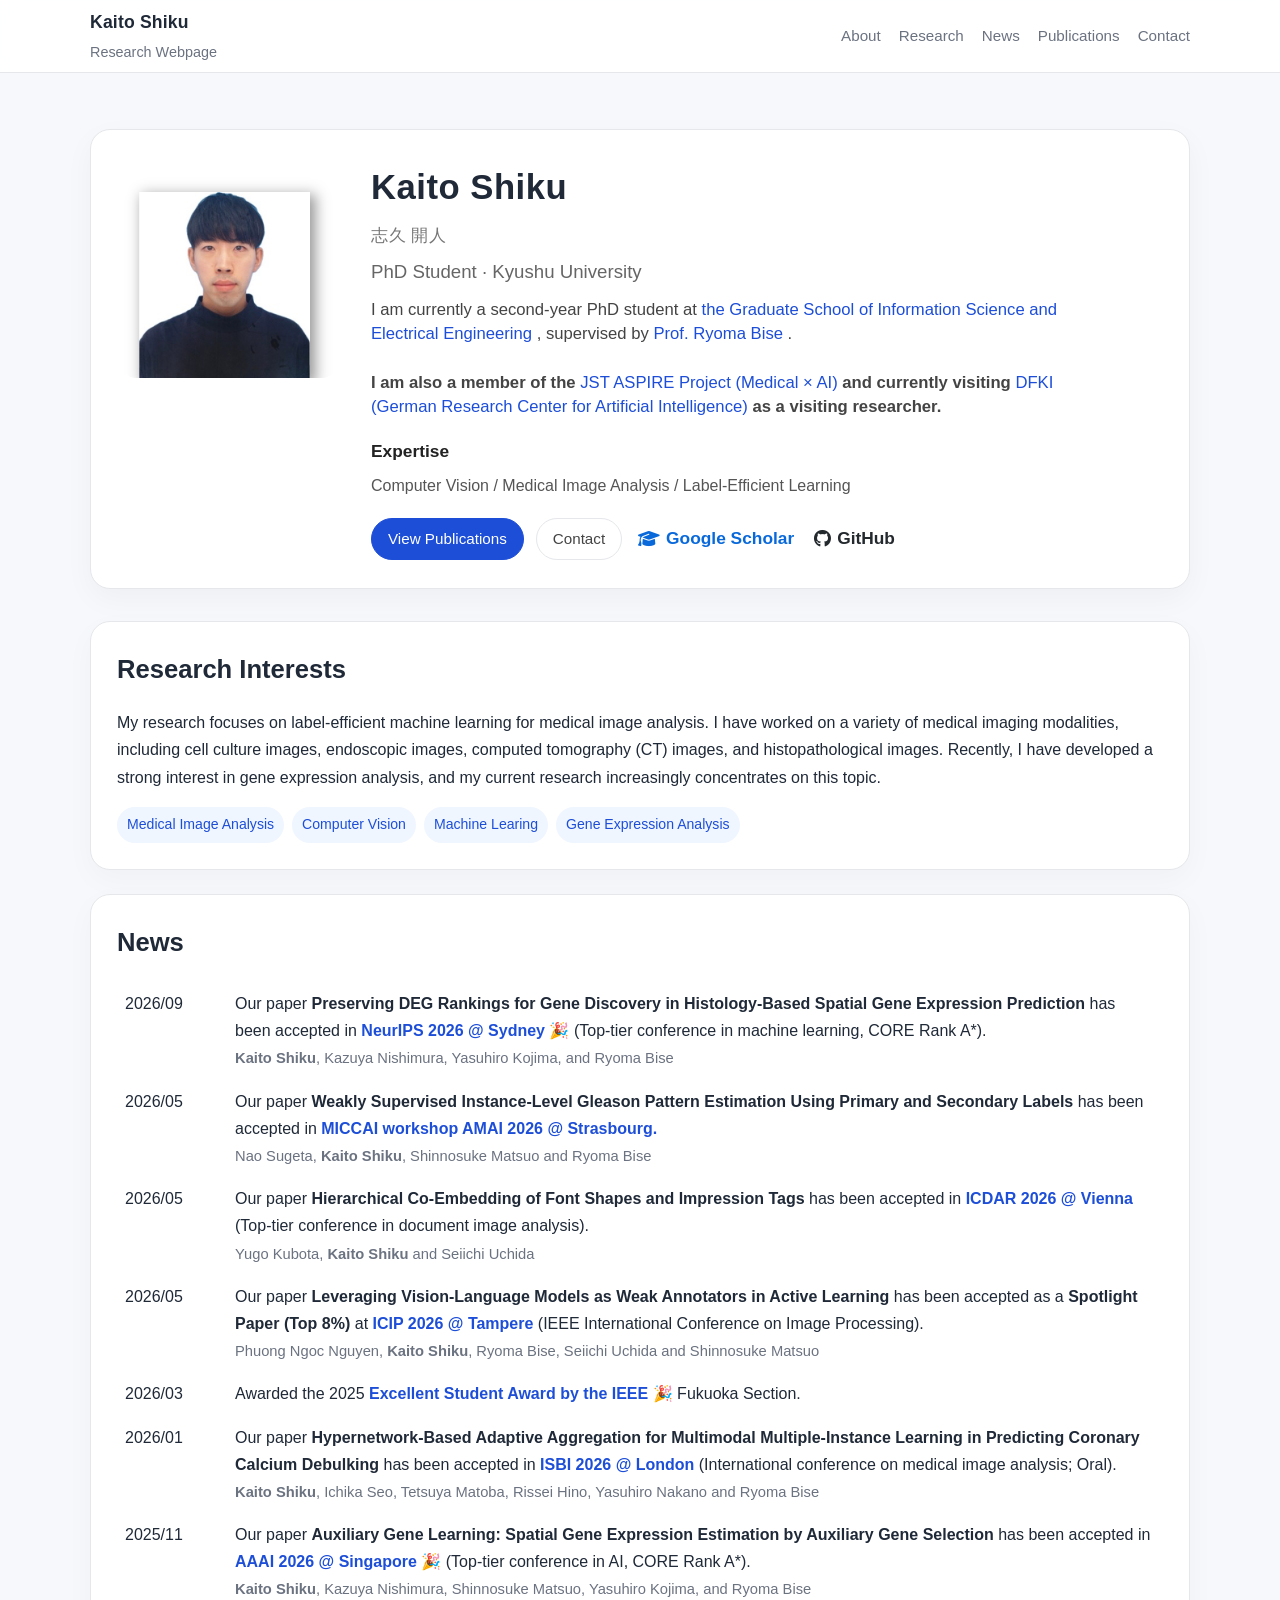
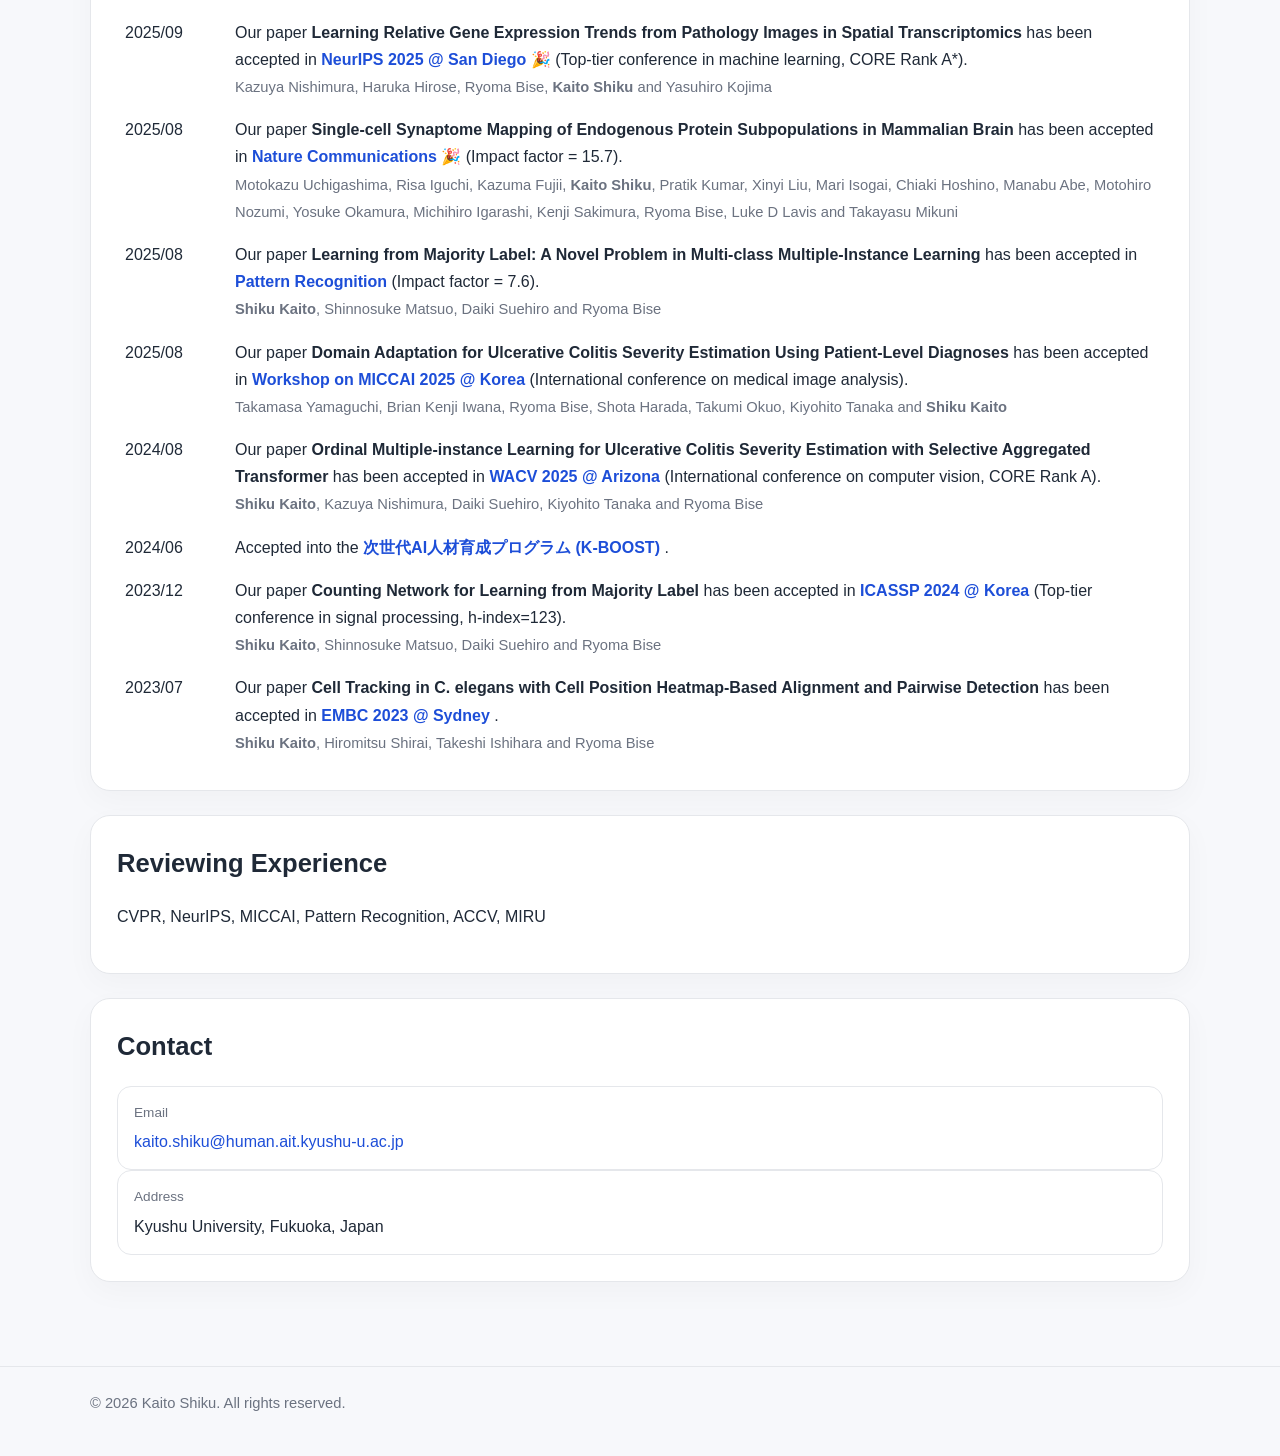
<file: index.html>
<!DOCTYPE html>
<html lang="ja">
<head>
  <meta charset="UTF-8" />
  <meta name="viewport" content="width=device-width, initial-scale=1.0" />
  <meta name="google-site-verification" content="Rl8MQsDQCshLpWViBlUDBnFXjv3yi1yIeJyNHluXnqo" />
  <title>Kaito Shiku (志久 開人) | Research Webpage</title>
  <link rel="stylesheet" href="style.css" />
  <link rel="stylesheet" href="https://cdnjs.cloudflare.com/ajax/libs/font-awesome/6.5.0/css/all.min.css">
</head>
<body>
  <header class="site-header">
    <div class="container header-inner">
      <div class="brand">
        <div class="brand-title">Kaito Shiku</div>
        <div class="brand-subtitle">Research Webpage</div>
      </div>
      <nav class="nav" aria-label="Main navigation">
        <a href="index.html#about">About</a>
        <a href="index.html#research">Research</a>
        <a href="index.html#news">News</a>
        <a href="publications.html">Publications</a>
        <a href="index.html#contact">Contact</a>
      </nav>
    </div>
  </header>

<main>
  <section class="hero container" id="about">
    <div class="hero-card">
      <div class="profile-photo">
        <img src="images/profile.png" alt="Kaito Shiku">
      </div>

      <div class="hero-text">
        <table style="
          border-collapse: collapse;
          width: 100%;
          max-width: 700px;
          font-family: 'Roboto', 'Helvetica Neue', Arial, sans-serif;
          color: #444;
        ">
          <tbody>
            <tr>
              <td style="
                padding: 0;
                font-size: 26pt;
                font-weight: 700;
                letter-spacing: 0.5px;
                color: #1f2937;
              ">
                Kaito Shiku
              </td>
            </tr>

            <tr>
              <td style="
                padding: 0;
                padding-top: 4px;
                font-size: 13pt;
                color: #777;
                letter-spacing: 0.5px;
              ">
                志久 開人
              </td>
            </tr>

            <tr>
              <td style="
                padding: 0;
                padding-top: 6px;
                font-size: 14pt;
                color: #666;
              ">
                PhD Student · Kyushu University
              </td>
            </tr>
            
            <tr>
              <td class="hero-description">
                I am currently a second-year PhD student at
                <a href="https://www.isee.kyushu-u.ac.jp/e/" target="_blank" class="accent-link">
                  the Graduate School of Information Science and Electrical Engineering
                </a>, supervised by
                <a href="https://human.ait.kyushu-u.ac.jp/~bise/index-en.html" target="_blank" class="accent-link">
                  Prof. Ryoma Bise
                </a>.
                <br><br>
                <strong>
                  I am also a member of the 
                  <a href="https://aspire-mxai.com/en/overview/" target="_blank" class="accent-link">
                    JST ASPIRE Project (Medical × AI)
                  </a>
                  and currently visiting
                  <a href="https://www.dfki.de/en/web/" target="_blank" class="accent-link">
                    DFKI (German Research Center for Artificial Intelligence)
                  </a> as a visiting researcher.
                </strong>
              </td>
            </tr>

            <tr>
              <td style="padding: 0; padding-top: 18px;">
                <div style="font-size: 13pt; font-weight: 600; color:#222; margin-bottom: 6px;">
                  Expertise
                </div>
                <div style="font-size: 12pt; line-height: 1.7; color:#555;">
                  Computer Vision / Medical Image Analysis / Label-Efficient Learning
                </div>
              </td>
            </tr>

            <tr>
              <td style="padding: 0; padding-top: 18px;">
                <div class="hero-links" style="display:flex; flex-wrap:wrap; gap:12px; align-items:center;">
                  <a class="button primary" href="publications.html">View Publications</a>
                  <a class="button" href="#contact">Contact</a>

                  <a href="https://scholar.google.com/citations?user=7efnz44AAAAJ&hl=en&oi=ao"
                     target="_blank"
                     style="
                     display:inline-flex;
                     align-items:center;
                     gap:6px;
                     color:#0969da;
                     text-decoration:none;
                     font-weight:600;
                     font-size:13pt;
                     padding: 0 4px;
                     ">
                    <i class="fa-solid fa-graduation-cap"></i>
                    Google Scholar
                  </a>

                  <a href="https://github.com/Shiku-Kaito"
                     target="_blank"
                     style="
                     display:inline-flex;
                     align-items:center;
                     gap:6px;
                     color:#24292e;
                     text-decoration:none;
                     font-weight:600;
                     font-size:13pt;
                     padding: 0 4px;
                     ">
                    <i class="fa-brands fa-github"></i>
                    GitHub
                  </a>
                </div>
              </td>
            </tr>
          </tbody>
        </table>
      </div>
    </div>
  </section>

    <section class="container main-grid">
      <div>
        <section class="section-card" id="research">
          <h2 class="section-title">Research Interests</h2>
          <p>
            My research focuses on label-efficient machine learning for medical image analysis. 
            I have worked on a variety of medical imaging modalities, including cell culture images, endoscopic images, computed tomography (CT) images, and histopathological images.
            Recently, I have developed a strong interest in gene expression analysis, and my current research increasingly concentrates on this topic.
          </p>
          <div class="tag-row">
            <span class="tag">Medical Image Analysis</span>
            <span class="tag">Computer Vision</span>
            <span class="tag">Machine Learing</span>
            <span class="tag">Gene Expression Analysis</span>
          </div>
        </section>

        <section class="section-card" id="news">
          <h2 class="section-title">News</h2>
        
        <table style="
          border-collapse: collapse;
          width: 100%;
          table-layout: fixed;
          font-family: inherit;
        ">
        <tbody>

        <tr>
        <td style="padding: 8px; vertical-align: top; width: 110px; white-space: nowrap;">
        2026/09
        </td>
        <td style="padding: 8px;">
        Our paper <strong>Preserving DEG Rankings for Gene Discovery in Histology-Based Spatial Gene Expression Prediction</strong>
        has been accepted in
        <a href="https://neurips.cc/" target="_blank" class="conf-link">
        NeurIPS 2026 @ Sydney
        </a>
         🎉 (Top-tier conference in machine learning, CORE Rank A*).<br>
        <span style="font-size: 0.92rem; color: #6b7280;">
        <strong>Kaito Shiku</strong>, Kazuya Nishimura, Yasuhiro Kojima, and Ryoma Bise
        </span>
        </td>
        </tr>
          
        <tr>
        <td style="padding: 8px; vertical-align: top; width: 110px; white-space: nowrap;">
        2026/05
        </td>
        <td style="padding: 8px;">
        Our paper <strong>Weakly Supervised Instance-Level Gleason Pattern Estimation Using Primary and Secondary Labels</strong>
        has been accepted in
        <a href="https://conferences.miccai.org/2026/en/" target="_blank" class="conf-link">
        MICCAI workshop AMAI 2026 @ Strasbourg.
        </a>
        <br>
        <span style="font-size: 0.92rem; color: #6b7280;">
        Nao Sugeta, <strong>Kaito Shiku</strong>, Shinnosuke Matsuo and Ryoma Bise
        </span>
        </td>
        </tr>
          
        <tr>
        <td style="padding: 8px; vertical-align: top; width: 110px; white-space: nowrap;">
        2026/05
        </td>
        <td style="padding: 8px;">
        Our paper <strong>Hierarchical Co-Embedding of Font Shapes and Impression Tags</strong>
        has been accepted in
        <a href="https://icdar2026.org/" target="_blank" class="conf-link">
        ICDAR 2026 @ Vienna
        </a>
        (Top-tier conference in document image analysis).<br>
        <span style="font-size: 0.92rem; color: #6b7280;">
        Yugo Kubota, <strong>Kaito Shiku</strong> and Seiichi Uchida
        </span>
        </td>
        </tr>
          

        <tr>
            <td style="padding: 8px; vertical-align: top; width: 110px; white-space: nowrap;">
                2026/05
            </td>
            <td style="padding: 8px;">
                Our paper
                <strong>Leveraging Vision-Language Models as Weak Annotators in Active Learning</strong>
                has been accepted as a
                <strong>Spotlight Paper (Top 8%)</strong> at
                <a href="https://2026.ieeeicip.org/" target="_blank" class="conf-link">
                    ICIP 2026 @ Tampere
                </a>
                (IEEE International Conference on Image Processing).<br>
                <span style="font-size: 0.92rem; color: #6b7280;">
                    Phuong Ngoc Nguyen, <strong>Kaito Shiku</strong>, Ryoma Bise,
                    Seiichi Uchida and Shinnosuke Matsuo
                </span>
            </td>
        </tr>
        
                  
        <tr>
          <td style="padding: 8px; vertical-align: top; width: 110px; white-space: nowrap;">
            2026/03
          </td>
          <td style="padding: 8px;">
            Awarded the 2025 
            <a href="https://www.ieee-jp.org/section/fukuoka/index.php" target="_blank" class="conf-link">
              Excellent Student Award by the IEEE 🎉
            </a> Fukuoka Section.
          </td>
        </tr>
          
        <tr>
        <td style="padding: 8px; vertical-align: top; width: 110px; white-space: nowrap;">
        2026/01
        </td>
        <td style="padding: 8px;">
        Our paper <strong>Hypernetwork-Based Adaptive Aggregation for Multimodal Multiple-Instance Learning in Predicting Coronary Calcium Debulking</strong>
        has been accepted in
        <a href="https://biomedicalimaging.org/2026/" target="_blank" class="conf-link">
        ISBI 2026 @ London
        </a>
        (International conference on medical image analysis; Oral).<br>
        <span style="font-size: 0.92rem; color: #6b7280;">
        <strong>Kaito Shiku</strong>, Ichika Seo, Tetsuya Matoba, Rissei Hino, Yasuhiro Nakano and Ryoma Bise
        </span>
        </td>
        </tr>
        
        <tr>
        <td style="padding: 8px; vertical-align: top; width: 110px; white-space: nowrap;">
        2025/11
        </td>
        <td style="padding: 8px;">
        Our paper <strong>Auxiliary Gene Learning: Spatial Gene Expression Estimation by Auxiliary Gene Selection</strong>
        has been accepted in
        <a href="https://aaai.org/" target="_blank" class="conf-link">
        AAAI 2026 @ Singapore
        </a>
         🎉 (Top-tier conference in AI, CORE Rank A*).<br>
        <span style="font-size: 0.92rem; color: #6b7280;">
        <strong>Kaito Shiku</strong>, Kazuya Nishimura, Shinnosuke Matsuo, Yasuhiro Kojima, and Ryoma Bise
        </span>
        </td>
        </tr>
        
        <tr>
        <td style="padding: 8px; vertical-align: top; width: 110px; white-space: nowrap;">
        2025/09
        </td>
        <td style="padding: 8px;">
        Our paper <strong>Learning Relative Gene Expression Trends from Pathology Images in Spatial Transcriptomics</strong>
        has been accepted in
        <a href="https://neurips.cc/" target="_blank" class="conf-link">
        NeurIPS 2025 @ San Diego
        </a>
         🎉 (Top-tier conference in machine learning, CORE Rank A*).<br>
        <span style="font-size: 0.92rem; color: #6b7280;">
        Kazuya Nishimura, Haruka Hirose, Ryoma Bise, <strong>Kaito Shiku</strong> and Yasuhiro Kojima
        </span>
        </td>
        </tr>
        
        <tr>
        <td style="padding: 8px; vertical-align: top; width: 110px; white-space: nowrap;">
        2025/08
        </td>
        <td style="padding: 8px;">
        Our paper <strong>Single-cell Synaptome Mapping of Endogenous Protein Subpopulations in Mammalian Brain</strong>
        has been accepted in
        <a href="https://www.nature.com/ncomms/" target="_blank" class="conf-link">
        Nature Communications
        </a>
         🎉 (Impact factor = 15.7).<br>
        <span style="font-size: 0.92rem; color: #6b7280;">
        Motokazu Uchigashima, Risa Iguchi, Kazuma Fujii, <strong>Kaito Shiku</strong>, Pratik Kumar, Xinyi Liu, Mari Isogai, Chiaki Hoshino, Manabu Abe, Motohiro Nozumi, Yosuke Okamura, Michihiro Igarashi, Kenji Sakimura, Ryoma Bise, Luke D Lavis and Takayasu Mikuni
        </span>
        </td>
        </tr>
        
        <tr>
        <td style="padding: 8px; vertical-align: top; width: 110px; white-space: nowrap;">
        2025/08
        </td>
        <td style="padding: 8px;">
        Our paper <strong>Learning from Majority Label: A Novel Problem in Multi-class Multiple-Instance Learning</strong>
        has been accepted in
        <a href="https://www.sciencedirect.com/journal/pattern-recognition" target="_blank" class="conf-link">
        Pattern Recognition
        </a>
        (Impact factor = 7.6).<br>
        <span style="font-size: 0.92rem; color: #6b7280;">
        <strong>Shiku Kaito</strong>, Shinnosuke Matsuo, Daiki Suehiro and Ryoma Bise
        </span>
        </td>
        </tr>
        
        <tr>
        <td style="padding: 8px; vertical-align: top; width: 110px; white-space: nowrap;">
        2025/08
        </td>
        <td style="padding: 8px;">
        Our paper <strong>Domain Adaptation for Ulcerative Colitis Severity Estimation Using Patient-Level Diagnoses</strong>
        has been accepted in
        <a href="https://sites.google.com/view/mlmi2025/" target="_blank" class="conf-link">
        Workshop on MICCAI 2025 @ Korea
        </a>
        (International conference on medical image analysis).<br>
        <span style="font-size: 0.92rem; color: #6b7280;">
        Takamasa Yamaguchi, Brian Kenji Iwana, Ryoma Bise, Shota Harada, Takumi Okuo, Kiyohito Tanaka and <strong>Shiku Kaito</strong>
        </span>
        </td>
        </tr>
        
        <tr>
        <td style="padding: 8px; vertical-align: top; width: 110px; white-space: nowrap;">
        2024/08
        </td>
        <td style="padding: 8px;">
        Our paper <strong>Ordinal Multiple-instance Learning for Ulcerative Colitis Severity Estimation with Selective Aggregated Transformer</strong>
        has been accepted in
        <a href="https://wacv2025.thecvf.com/" target="_blank" class="conf-link">
        WACV 2025 @ Arizona
        </a>
        (International conference on computer vision, CORE Rank A).<br>
        <span style="font-size: 0.92rem; color: #6b7280;">
        <strong>Shiku Kaito</strong>, Kazuya Nishimura, Daiki Suehiro, Kiyohito Tanaka and Ryoma Bise
        </span>
        </td>
        </tr>
        
        <tr>
          <td style="padding: 8px; vertical-align: top; width: 110px; white-space: nowrap;">
            2024/06
          </td>
          <td style="padding: 8px;">
            Accepted into the
            <a href="https://k-spring.kyushu-u.ac.jp/" target="_blank" class="conf-link">
              <strong>次世代AI人材育成プログラム (K-BOOST)</strong>
            </a>.
          </td>
        </tr>
        
        <tr>
        <td style="padding: 8px; vertical-align: top; width: 110px; white-space: nowrap;">
        2023/12
        </td>
        <td style="padding: 8px;">
        Our paper <strong>Counting Network for Learning from Majority Label</strong>
        has been accepted in
        <a href="https://2024.ieeeicassp.org/" target="_blank" class="conf-link">
        ICASSP 2024 @ Korea
        </a>
        (Top-tier conference in signal processing, h-index=123).<br>
        <span style="font-size: 0.92rem; color: #6b7280;">
        <strong>Shiku Kaito</strong>, Shinnosuke Matsuo, Daiki Suehiro and Ryoma Bise
        </span>
        </td>
        </tr>
        
        <tr>
        <td style="padding: 8px; vertical-align: top; width: 110px; white-space: nowrap;">
        2023/07
        </td>
        <td style="padding: 8px;">
        Our paper <strong>Cell Tracking in C. elegans with Cell Position Heatmap-Based Alignment and Pairwise Detection</strong>
        has been accepted in
        <a href="https://embc.embs.org/2023/" target="_blank" class="conf-link">
        EMBC 2023 @ Sydney
        </a>.<br>
        <span style="font-size: 0.92rem; color: #6b7280;">
        <strong>Shiku Kaito</strong>, Hiromitsu Shirai, Takeshi Ishihara and Ryoma Bise
        </span>
        </td>
        </tr>
        
        </tbody>
        </table>
        </section>
      
      <section class="section-card" id="service">
        <h2 class="section-title">Reviewing Experience</h2>
        <p>
          CVPR, NeurIPS, MICCAI, Pattern Recognition, ACCV, MIRU
        </p>
      </section>

        
        <section class="section-card" id="contact">
          <h2 class="section-title">Contact</h2>
        
          <div class="meta-list">
        
            <div class="meta-item">
              <span class="meta-label">Email</span>
              <a href="mailto:kaito.shiku@human.ait.kyushu-u.ac.jp" class="accent-link">
                kaito.shiku@human.ait.kyushu-u.ac.jp
              </a>
            </div>
        
            <div class="meta-item">
              <span class="meta-label">Address</span>
              Kyushu University, Fukuoka, Japan
            </div>
        
          </div>
        </section>
      </div>
    </section>
  </main>

  <footer class="footer">
    <div class="container">
      © 2026 Kaito Shiku. All rights reserved.
    </div>
  </footer>
</body>
</html>
</file>
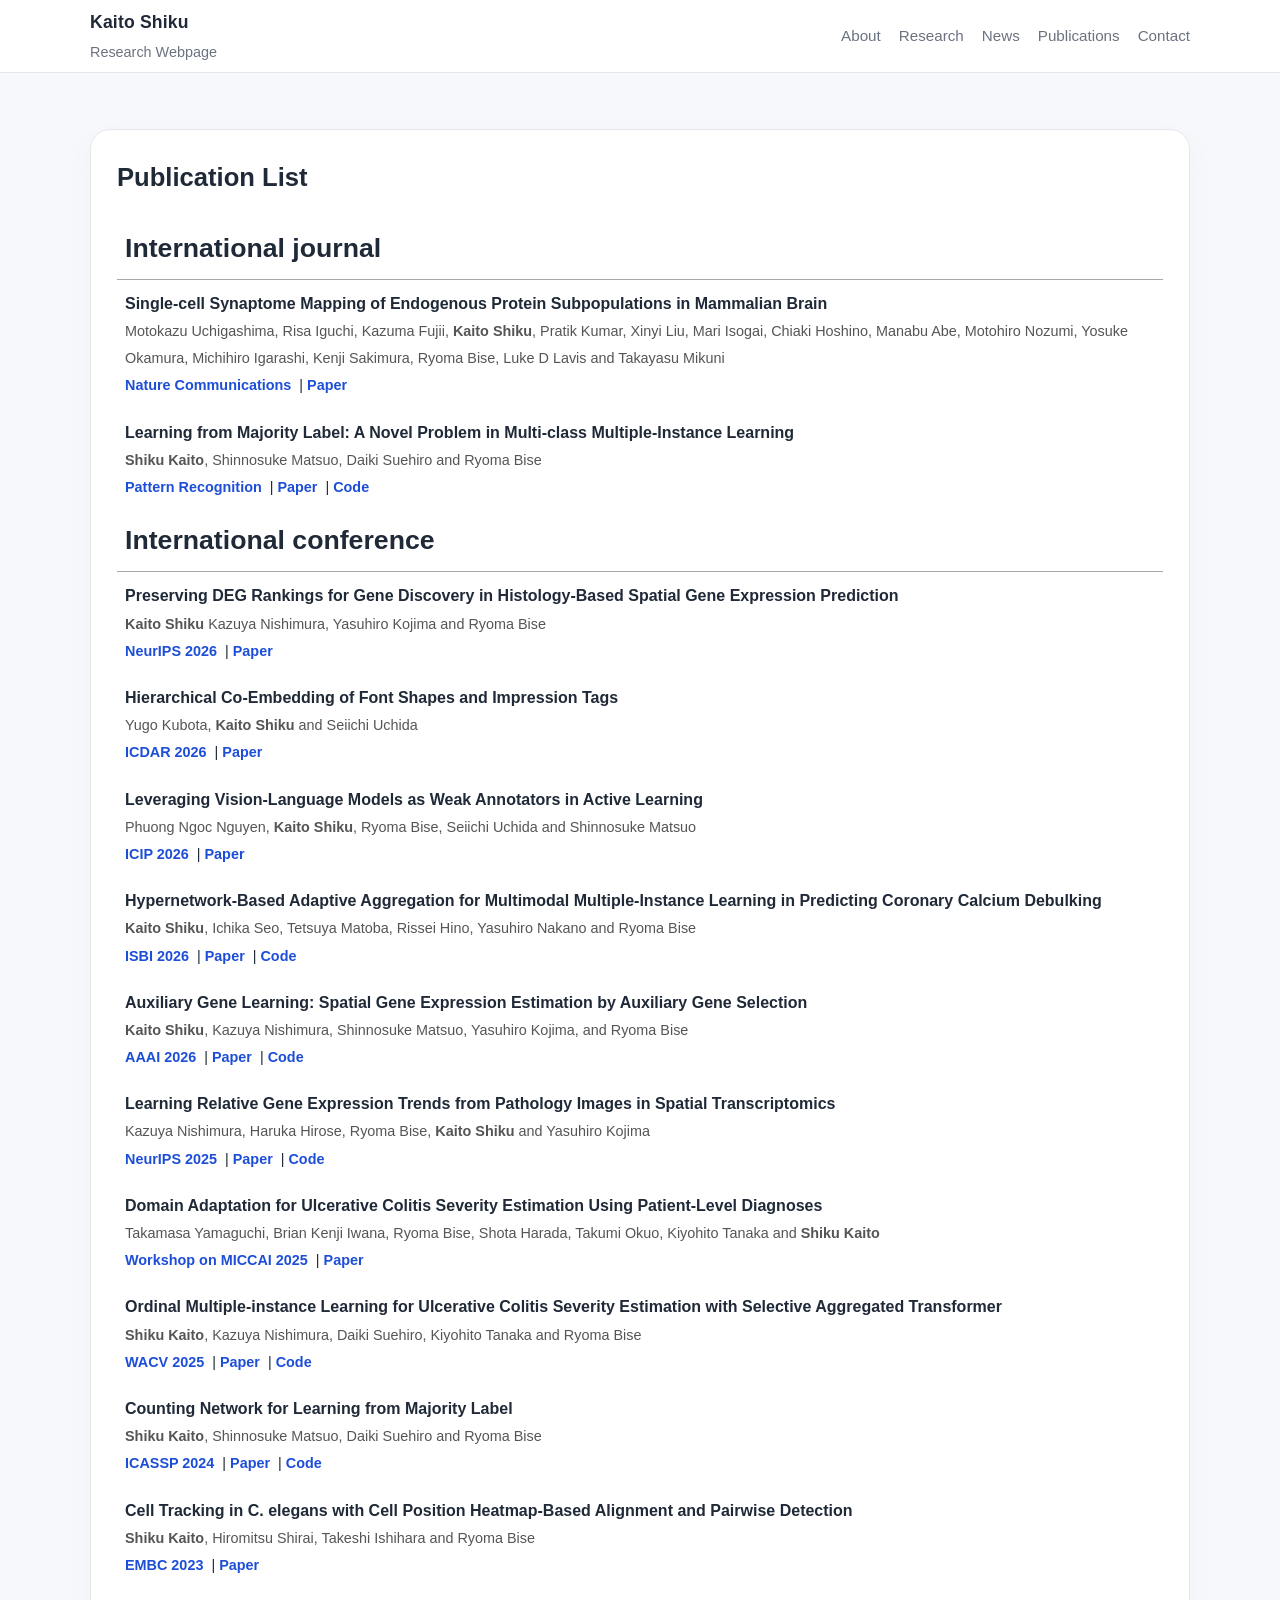
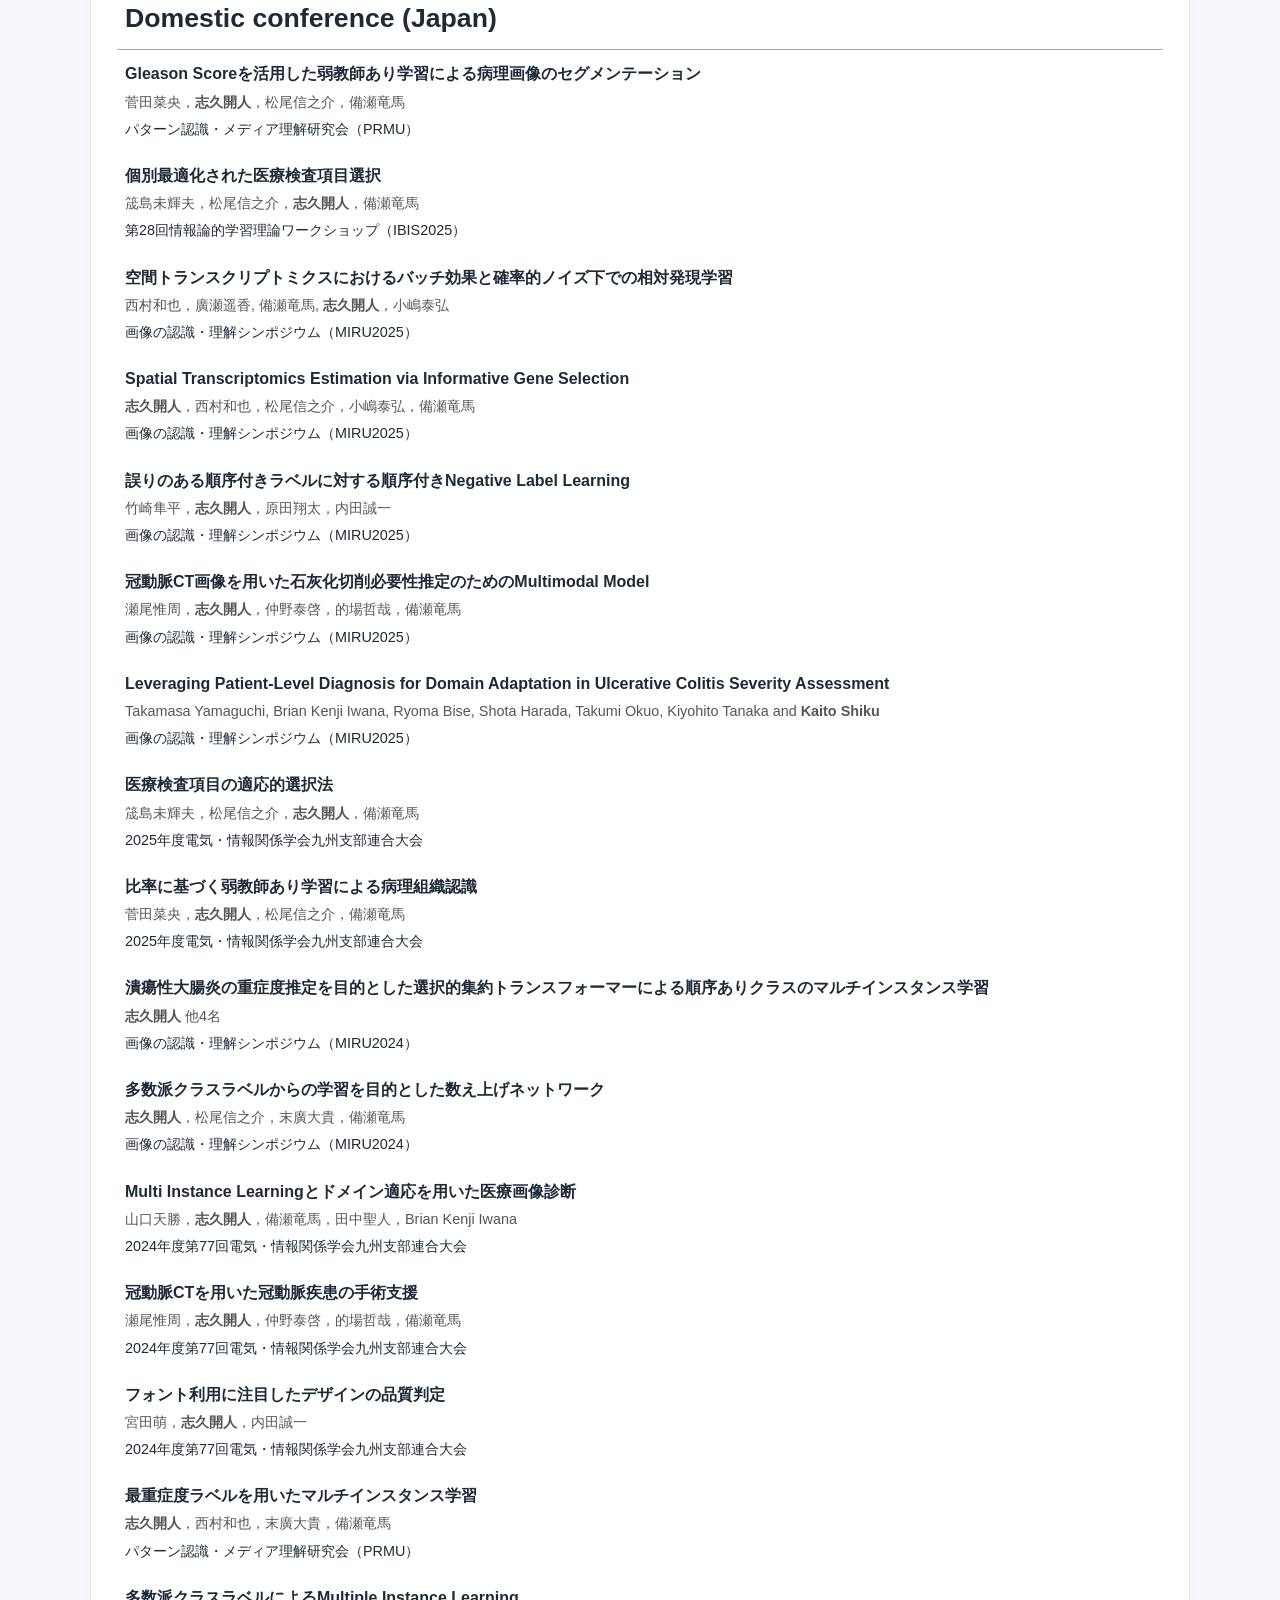
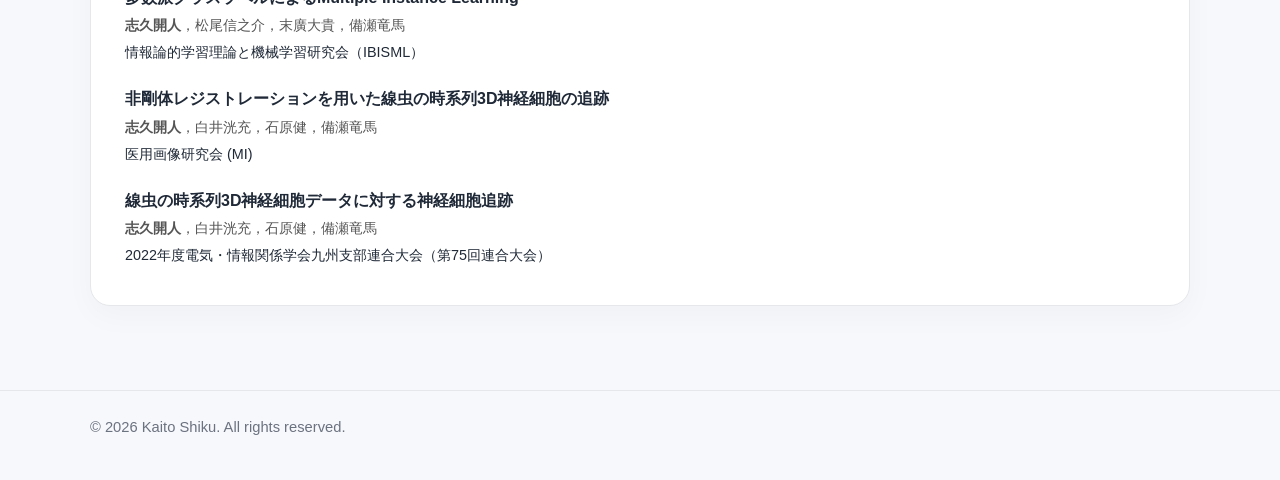
<file: publications.html>
<!DOCTYPE html>
<html lang="ja">
<head>
  <meta charset="UTF-8" />
  <meta name="viewport" content="width=device-width, initial-scale=1.0" />
  <title>Publications | Kaito Shiku</title>
  <link rel="stylesheet" href="style.css" />
</head>
<body>
  <header class="site-header">
    <div class="container header-inner">
      <div class="brand">
        <div class="brand-title"><a href="index.html">Kaito Shiku</a></div>
        <div class="brand-subtitle">Research Webpage</div>
      </div>
      <nav class="nav" aria-label="Main navigation">
        <a href="index.html#about">About</a>
        <a href="index.html#research">Research</a>
        <a href="index.html#news">News</a>
        <a href="publications.html">Publications</a>
        <a href="index.html#contact">Contact</a>
      </nav>
    </div>
  </header>

  <main>
    <section class="container" style="padding: 56px 0 60px;">
      <section class="section-card">
        <h2 class="section-title">Publication List</h2>

        <table style="
          border-collapse: collapse;
          width: 100%;
          font-family: 'Roboto', 'Helvetica Neue', Arial, sans-serif;
        ">
          <tbody>
            <tr>
              <th style="
                padding: 8px;
                text-align: left;
                font-size: 20pt;
                font-weight: bold;
              ">
                International journal
              </th>
            </tr>
            <tr>
              <th style="padding: 0; border-bottom: 1px solid #aaa;"></th>
            </tr>

            <tr>
              <td style="padding: 10px 8px;">
                <strong>Single-cell Synaptome Mapping of Endogenous Protein Subpopulations in Mammalian Brain</strong><br>
                <span style="font-size: 0.9em; color: #555;">
                  Motokazu Uchigashima, Risa Iguchi, Kazuma Fujii, <strong>Kaito Shiku</strong>, Pratik Kumar, Xinyi Liu, Mari Isogai, Chiaki Hoshino, Manabu Abe, Motohiro Nozumi, Yosuke Okamura, Michihiro Igarashi, Kenji Sakimura, Ryoma Bise, Luke D Lavis and Takayasu Mikuni
                </span><br>
                <span style="font-size: 0.9em;">
                  <a href="https://www.nature.com/ncomms/" target="_blank" class="conf-link">Nature Communications</a>
                  &nbsp;|&nbsp;<a href="https://www.nature.com/articles/s41467-025-65813-w" target="_blank" class="conf-link">Paper</a>
                </span>
              </td>
            </tr>

            <tr>
              <td style="padding: 10px 8px;">
                <strong>Learning from Majority Label: A Novel Problem in Multi-class Multiple-Instance Learning</strong><br>
                <span style="font-size: 0.9em; color: #555;">
                  <strong>Shiku Kaito</strong>, Shinnosuke Matsuo, Daiki Suehiro and Ryoma Bise
                </span><br>
                <span style="font-size: 0.9em;">
                  <a href="https://www.sciencedirect.com/journal/pattern-recognition" target="_blank" class="conf-link">Pattern Recognition</a>
                  &nbsp;|&nbsp;<a href="https://arxiv.org/abs/2509.04023" target="_blank" class="conf-link">Paper</a>
                  &nbsp;|&nbsp;<a href="https://github.com/Shiku-Kaito/Learning-from-Majority-Label-A-Novel-Problem-in-Multi-class-Multiple-Instance-Learning" target="_blank" class="conf-link">Code</a>
                </span>
              </td>
            </tr>

            <tr>
              <th style="
                padding: 8px;
                text-align: left;
                font-size: 20pt;
                font-weight: bold;
              ">
                International conference
              </th>
            </tr>
            <tr>
              <th style="padding: 0; border-bottom: 1px solid #aaa;"></th>
            </tr>

            <tr>
              <td style="padding: 10px 8px;">
                <strong>Preserving DEG Rankings for Gene Discovery in Histology-Based Spatial Gene Expression Prediction</strong><br>
                <span style="font-size: 0.9em; color: #555;">
                  <strong>Kaito Shiku</strong> Kazuya Nishimura, Yasuhiro Kojima and Ryoma Bise
                </span><br>
                <span style="font-size: 0.9em;">
                  <a href="https://neurips.cc/" target="_blank" class="conf-link">NeurIPS 2026</a>
                  &nbsp;|&nbsp;<a href="https://arxiv.org/abs/2609.33928" target="_blank" class="conf-link">Paper</a>
                </span>
              </td>
            </tr>
            
            <tr>
              <td style="padding: 10px 8px;">
                <strong>Hierarchical Co-Embedding of Font Shapes and Impression Tags</strong><br>
                <span style="font-size: 0.9em; color: #555;">
                  Yugo Kubota, <strong>Kaito Shiku</strong> and Seiichi Uchida
                </span><br>
                <span style="font-size: 0.9em;">
                  <a href="https://icdar2026.org/" target="_blank" class="conf-link">ICDAR 2026</a>
                  &nbsp;|&nbsp;<a href="https://arxiv.org/abs/2604.04158" target="_blank" class="conf-link">Paper</a>
                </span>
              </td>
            </tr>
            
            <tr>
              <td style="padding: 10px 8px;">
                <strong>Leveraging Vision-Language Models as Weak Annotators in Active Learning</strong><br>
                <span style="font-size: 0.9em; color: #555;">
                  Phuong Ngoc Nguyen, <strong>Kaito Shiku</strong>, Ryoma Bise, Seiichi Uchida and Shinnosuke Matsuo
                </span><br>
                <span style="font-size: 0.9em;">
                  <a href="https://2026.ieeeicip.org/" target="_blank" class="conf-link">ICIP 2026</a>
                  &nbsp;|&nbsp;<a href="https://arxiv.org/abs/2605.00480" target="_blank" class="conf-link">Paper</a>
                </span>
              </td>
            </tr>
            
            <tr>
              <td style="padding: 10px 8px;">
                <strong>Hypernetwork-Based Adaptive Aggregation for Multimodal Multiple-Instance Learning in Predicting Coronary Calcium Debulking</strong><br>
                <span style="font-size: 0.9em; color: #555;">
                  <strong>Kaito Shiku</strong>, Ichika Seo, Tetsuya Matoba, Rissei Hino, Yasuhiro Nakano and Ryoma Bise
                </span><br>
                <span style="font-size: 0.9em;">
                  <a href="https://biomedicalimaging.org/2026/" target="_blank" class="conf-link">ISBI 2026</a>
                  &nbsp;|&nbsp;<a href="https://arxiv.org/abs/2601.21479" target="_blank" class="conf-link">Paper</a>
                  &nbsp;|&nbsp;<a href="https://github.com/Shiku-Kaito/HyperAdAgFormer" target="_blank" class="conf-link">Code</a>
                </span>
              </td>
            </tr>

            <tr>
              <td style="padding: 10px 8px;">
                <strong>Auxiliary Gene Learning: Spatial Gene Expression Estimation by Auxiliary Gene Selection</strong><br>
                <span style="font-size: 0.9em; color: #555;">
                  <strong>Kaito Shiku</strong>, Kazuya Nishimura, Shinnosuke Matsuo, Yasuhiro Kojima, and Ryoma Bise
                </span><br>
                <span style="font-size: 0.9em;">
                  <a href="https://aaai.org/" target="_blank" class="conf-link">AAAI 2026</a>
                  &nbsp;|&nbsp;<a href="https://arxiv.org/abs/2511.18336" target="_blank" class="conf-link">Paper</a>
                  &nbsp;|&nbsp;<a href="https://github.com/Shiku-Kaito/AGL?tab=readme-ov-file" target="_blank" class="conf-link">Code</a>
                </span>
              </td>
            </tr>

            <tr>
              <td style="padding: 10px 8px;">
                <strong>Learning Relative Gene Expression Trends from Pathology Images in Spatial Transcriptomics</strong><br>
                <span style="font-size: 0.9em; color: #555;">
                  Kazuya Nishimura, Haruka Hirose, Ryoma Bise, <strong>Kaito Shiku</strong> and Yasuhiro Kojima
                </span><br>
                <span style="font-size: 0.9em;">
                  <a href="https://neurips.cc/" target="_blank" class="conf-link">NeurIPS 2025</a>
                  &nbsp;|&nbsp;<a href="https://arxiv.org/abs/2512.06612" target="_blank" class="conf-link">Paper</a>
                  &nbsp;|&nbsp;<a href="https://github.com/naivete5656/STRank" target="_blank" class="conf-link">Code</a>
                </span>
              </td>
            </tr>

            <tr>
              <td style="padding: 10px 8px;">
                <strong>Domain Adaptation for Ulcerative Colitis Severity Estimation Using Patient-Level Diagnoses</strong><br>
                <span style="font-size: 0.9em; color: #555;">
                  Takamasa Yamaguchi, Brian Kenji Iwana, Ryoma Bise, Shota Harada, Takumi Okuo, Kiyohito Tanaka and <strong>Shiku Kaito</strong>
                </span><br>
                <span style="font-size: 0.9em;">
                  <a href="https://sites.google.com/view/mlmi2025/" target="_blank" class="conf-link">Workshop on MICCAI 2025</a>
                  &nbsp;|&nbsp;<a href="https://arxiv.org/abs/2509.14573" target="_blank" class="conf-link">Paper</a>
                </span>
              </td>
            </tr>

            <tr>
              <td style="padding: 10px 8px;">
                <strong>Ordinal Multiple-instance Learning for Ulcerative Colitis Severity Estimation with Selective Aggregated Transformer</strong><br>
                <span style="font-size: 0.9em; color: #555;">
                  <strong>Shiku Kaito</strong>, Kazuya Nishimura, Daiki Suehiro, Kiyohito Tanaka and Ryoma Bise
                </span><br>
                <span style="font-size: 0.9em;">
                  <a href="https://wacv2025.thecvf.com/" target="_blank" class="conf-link">WACV 2025</a>
                  &nbsp;|&nbsp;<a href="https://openaccess.thecvf.com/content/WACV2025/papers/Shiku_Ordinal_Multiple-Instance_Learning_for_Ulcerative_Colitis_Severity_Estimation_with_Selective_WACV_2025_paper.pdf" target="_blank" class="conf-link">Paper</a>
                  &nbsp;|&nbsp;<a href="https://github.com/Shiku-Kaito/Ordinal-Multiple-instance-Learning-for-Ulcerative-Colitis-Severity-Estimation" target="_blank" class="conf-link">Code</a>
                </span>
              </td>
            </tr>

            <tr>
              <td style="padding: 10px 8px;">
                <strong>Counting Network for Learning from Majority Label</strong><br>
                <span style="font-size: 0.9em; color: #555;">
                  <strong>Shiku Kaito</strong>, Shinnosuke Matsuo, Daiki Suehiro and Ryoma Bise
                </span><br>
                <span style="font-size: 0.9em;">
                  <a href="https://2024.ieeeicassp.org/" target="_blank" class="conf-link">ICASSP 2024</a>
                  &nbsp;|&nbsp;<a href="https://arxiv.org/abs/2403.13370" target="_blank" class="conf-link">Paper</a>
                  &nbsp;|&nbsp;<a href="https://github.com/Shiku-Kaito/Counting-Network-for-Learning-from-Majority-Label" target="_blank" class="conf-link">Code</a>
                </span>
              </td>
            </tr>

            <tr>
              <td style="padding: 10px 8px;">
                <strong>Cell Tracking in C. elegans with Cell Position Heatmap-Based Alignment and Pairwise Detection</strong><br>
                <span style="font-size: 0.9em; color: #555;">
                  <strong>Shiku Kaito</strong>, Hiromitsu Shirai, Takeshi Ishihara and Ryoma Bise
                </span><br>
                <span style="font-size: 0.9em;">
                  <a href="https://embc.embs.org/2023/" target="_blank" class="conf-link">EMBC 2023</a>
                  &nbsp;|&nbsp;<a href="https://ieeexplore.ieee.org/document/10340619?denied=" target="_blank" class="conf-link">Paper</a>
                </span>
              </td>
            </tr>

            <tr>
              <th style="
                padding: 8px;
                text-align: left;
                font-size: 20pt;
                font-weight: bold;
              ">
                Domestic conference (Japan)
              </th>
            </tr>
            <tr>
              <th style="padding: 0; border-bottom: 1px solid #aaa;"></th>
            </tr>

            <tr>
              <td style="padding: 10px 8px;">
                <strong>Gleason Scoreを活用した弱教師あり学習による病理画像のセグメンテーション</strong><br>
                <span style="font-size: 0.9em; color: #555;">
                  菅田菜央，<strong>志久開人</strong>，松尾信之介，備瀬竜馬
                </span><br>
                <span style="font-size: 0.9em;">
                  パターン認識・メディア理解研究会（PRMU）
                </span>
              </td>
            </tr>

            <tr>
              <td style="padding: 10px 8px;">
                <strong>個別最適化された医療検査項目選択</strong><br>
                <span style="font-size: 0.9em; color: #555;">
                  筬島未輝夫，松尾信之介，<strong>志久開人</strong>，備瀬竜馬
                </span><br>
                <span style="font-size: 0.9em;">
                  第28回情報論的学習理論ワークショップ（IBIS2025）
                </span>
              </td>
            </tr>

            <tr>
              <td style="padding: 10px 8px;">
                <strong>空間トランスクリプトミクスにおけるバッチ効果と確率的ノイズ下での相対発現学習</strong><br>
                <span style="font-size: 0.9em; color: #555;">
                  西村和也，廣瀬遥香, 備瀬竜馬, <strong>志久開人</strong>，小嶋泰弘
                </span><br>
                <span style="font-size: 0.9em;">
                  画像の認識・理解シンポジウム（MIRU2025）
                </span>
              </td>
            </tr>

            <tr>
              <td style="padding: 10px 8px;">
                <strong>Spatial Transcriptomics Estimation via Informative Gene Selection</strong><br>
                <span style="font-size: 0.9em; color: #555;">
                  <strong>志久開人</strong>，西村和也，松尾信之介，小嶋泰弘，備瀬竜馬
                </span><br>
                <span style="font-size: 0.9em;">
                  画像の認識・理解シンポジウム（MIRU2025）
                </span>
              </td>
            </tr>

            <tr>
              <td style="padding: 10px 8px;">
                <strong>誤りのある順序付きラベルに対する順序付きNegative Label Learning</strong><br>
                <span style="font-size: 0.9em; color: #555;">
                  竹崎隼平，<strong>志久開人</strong>，原田翔太，内田誠一
                </span><br>
                <span style="font-size: 0.9em;">
                  画像の認識・理解シンポジウム（MIRU2025）
                </span>
              </td>
            </tr>

            <tr>
              <td style="padding: 10px 8px;">
                <strong>冠動脈CT画像を用いた石灰化切削必要性推定のためのMultimodal Model</strong><br>
                <span style="font-size: 0.9em; color: #555;">
                  瀬尾惟周，<strong>志久開人</strong>，仲野泰啓，的場哲哉，備瀬竜馬
                </span><br>
                <span style="font-size: 0.9em;">
                  画像の認識・理解シンポジウム（MIRU2025）
                </span>
              </td>
            </tr>

            <tr>
              <td style="padding: 10px 8px;">
                <strong>Leveraging Patient-Level Diagnosis for Domain Adaptation in Ulcerative Colitis Severity Assessment</strong><br>
                <span style="font-size: 0.9em; color: #555;">
                  Takamasa Yamaguchi, Brian Kenji Iwana, Ryoma Bise, Shota Harada, Takumi Okuo, Kiyohito Tanaka and <strong>Kaito Shiku</strong>
                </span><br>
                <span style="font-size: 0.9em;">
                  画像の認識・理解シンポジウム（MIRU2025）
                </span>
              </td>
            </tr>

            <tr>
              <td style="padding: 10px 8px;">
                <strong>医療検査項目の適応的選択法</strong><br>
                <span style="font-size: 0.9em; color: #555;">
                  筬島未輝夫，松尾信之介，<strong>志久開人</strong>，備瀬竜馬
                </span><br>
                <span style="font-size: 0.9em;">
                  2025年度電気・情報関係学会九州支部連合大会
                </span>
              </td>
            </tr>

            <tr>
              <td style="padding: 10px 8px;">
                <strong>比率に基づく弱教師あり学習による病理組織認識</strong><br>
                <span style="font-size: 0.9em; color: #555;">
                  菅田菜央，<strong>志久開人</strong>，松尾信之介，備瀬竜馬
                </span><br>
                <span style="font-size: 0.9em;">
                  2025年度電気・情報関係学会九州支部連合大会
                </span>
              </td>
            </tr>

            <tr>
              <td style="padding: 10px 8px;">
                <strong>潰瘍性大腸炎の重症度推定を目的とした選択的集約トランスフォーマーによる順序ありクラスのマルチインスタンス学習</strong><br>
                <span style="font-size: 0.9em; color: #555;">
                  <strong>志久開人</strong> 他4名
                </span><br>
                <span style="font-size: 0.9em;">
                  画像の認識・理解シンポジウム（MIRU2024）
                </span>
              </td>
            </tr>

            <tr>
              <td style="padding: 10px 8px;">
                <strong>多数派クラスラベルからの学習を目的とした数え上げネットワーク</strong><br>
                <span style="font-size: 0.9em; color: #555;">
                  <strong>志久開人</strong>，松尾信之介，末廣大貴，備瀬竜馬
                </span><br>
                <span style="font-size: 0.9em;">
                  画像の認識・理解シンポジウム（MIRU2024）
                </span>
              </td>
            </tr>

            <tr>
              <td style="padding: 10px 8px;">
                <strong>Multi Instance Learningとドメイン適応を用いた医療画像診断</strong><br>
                <span style="font-size: 0.9em; color: #555;">
                  山口天勝，<strong>志久開人</strong>，備瀬竜馬，田中聖人，Brian Kenji Iwana
                </span><br>
                <span style="font-size: 0.9em;">
                  2024年度第77回電気・情報関係学会九州支部連合大会
                </span>
              </td>
            </tr>

            <tr>
              <td style="padding: 10px 8px;">
                <strong>冠動脈CTを用いた冠動脈疾患の手術支援</strong><br>
                <span style="font-size: 0.9em; color: #555;">
                  瀬尾惟周，<strong>志久開人</strong>，仲野泰啓，的場哲哉，備瀬竜馬
                </span><br>
                <span style="font-size: 0.9em;">
                  2024年度第77回電気・情報関係学会九州支部連合大会
                </span>
              </td>
            </tr>

            <tr>
              <td style="padding: 10px 8px;">
                <strong>フォント利用に注目したデザインの品質判定</strong><br>
                <span style="font-size: 0.9em; color: #555;">
                  宮田萌，<strong>志久開人</strong>，内田誠一
                </span><br>
                <span style="font-size: 0.9em;">
                  2024年度第77回電気・情報関係学会九州支部連合大会
                </span>
              </td>
            </tr>

            <tr>
              <td style="padding: 10px 8px;">
                <strong>最重症度ラベルを用いたマルチインスタンス学習</strong><br>
                <span style="font-size: 0.9em; color: #555;">
                  <strong>志久開人</strong>，西村和也，末廣大貴，備瀬竜馬
                </span><br>
                <span style="font-size: 0.9em;">
                  パターン認識・メディア理解研究会（PRMU）
                </span>
              </td>
            </tr>

            <tr>
              <td style="padding: 10px 8px;">
                <strong>多数派クラスラベルによるMultiple Instance Learning</strong><br>
                <span style="font-size: 0.9em; color: #555;">
                  <strong>志久開人</strong>，松尾信之介，末廣大貴，備瀬竜馬
                </span><br>
                <span style="font-size: 0.9em;">
                  情報論的学習理論と機械学習研究会（IBISML）
                </span>
              </td>
            </tr>

            <tr>
              <td style="padding: 10px 8px;">
                <strong>非剛体レジストレーションを用いた線虫の時系列3D神経細胞の追跡</strong><br>
                <span style="font-size: 0.9em; color: #555;">
                  <strong>志久開人</strong>，白井洸充，石原健，備瀬竜馬
                </span><br>
                <span style="font-size: 0.9em;">
                  医用画像研究会 (MI)
                </span>
              </td>
            </tr>

            <tr>
              <td style="padding: 10px 8px;">
                <strong>線虫の時系列3D神経細胞データに対する神経細胞追跡</strong><br>
                <span style="font-size: 0.9em; color: #555;">
                  <strong>志久開人</strong>，白井洸充，石原健，備瀬竜馬
                </span><br>
                <span style="font-size: 0.9em;">
                  2022年度電気・情報関係学会九州支部連合大会（第75回連合大会）
                </span>
              </td>
            </tr>
          </tbody>
        </table>
      </section>
    </section>
  </main>

  <footer class="footer">
    <div class="container">
      © 2026 Kaito Shiku. All rights reserved.
    </div>
  </footer>
</body>
</html>
</file>
<file: style.css>
:root {
  --bg: #f7f8fb;
  --surface: #ffffff;
  --text: #1f2937;
  --muted: #6b7280;
  --line: #e5e7eb;

  --accent: #1d4ed8;       /* メイン青 */
  --accent-soft: #eff6ff;  /* 薄い青背景 */

  --maxw: 1100px;
}

* {
  box-sizing: border-box;
}

html {
  scroll-behavior: smooth;
}

body {
  margin: 0;
  font-family: -apple-system, BlinkMacSystemFont, "Segoe UI", Roboto, "Helvetica Neue", Arial, sans-serif;
  color: var(--text);
  background: var(--bg);
  line-height: 1.7;
}

a {
  color: inherit;
  text-decoration: none;
}

img {
  max-width: 100%;
  display: block;
}

.container {
  width: min(var(--maxw), calc(100% - 32px));
  margin: 0 auto;
}

.site-header {
  position: sticky;
  top: 0;
  z-index: 100;
  background: rgba(255, 255, 255, 0.9);
  backdrop-filter: blur(10px);
  border-bottom: 1px solid var(--line);
}

.header-inner {
  min-height: 72px;
  display: flex;
  align-items: center;
  justify-content: space-between;
  gap: 24px;
}

.brand {
  display: flex;
  flex-direction: column;
  gap: 2px;
}

.brand-title {
  font-size: 1.1rem;
  font-weight: 700;
  letter-spacing: 0.01em;
}

.brand-subtitle {
  font-size: 0.9rem;
  color: var(--muted);
}

.nav {
  display: flex;
  flex-wrap: wrap;
  gap: 18px;
  font-size: 0.95rem;
}

.nav a {
  color: var(--muted);
}

.nav a:hover,
.nav a:focus {
  color: var(--accent);
}

.hero {
  padding: 56px 0 32px;
}

.hero-card {
  display: grid;
  grid-template-columns: 220px 1fr;
  gap: 32px;
  background: var(--surface);
  border: 1px solid var(--line);
  border-radius: 20px;
  padding: 28px;
  box-shadow: 0 10px 30px rgba(0, 0, 0, 0.04);
}

.profile-photo {
  width: 100%;
  aspect-ratio: 1 / 1;
  border-radius: 18px;
  overflow: hidden;
  background: transparent;
  border: none;
  box-shadow: none;
  padding: 0;
}

.profile-photo img {
  width: 100%;
  height: 100%;
  object-fit: cover;
  border: none;
  box-shadow: none;
  display: block;
}

.hero-text h1 {
  margin: 0 0 8px;
  font-size: clamp(1.9rem, 4vw, 2.8rem);
  line-height: 1.15;
}

.hero-text .jp-name {
  margin: 0 0 12px;
  font-size: 1rem;
  color: var(--muted);
}

.hero-text .role {
  margin: 0 0 18px;
  font-size: 1rem;
}

.hero-text .intro {
  margin: 0 0 20px;
  color: #374151;
}

.hero-links {
  display: flex;
  flex-wrap: wrap;
  gap: 12px;
}

.button {
  display: inline-flex;
  align-items: center;
  justify-content: center;
  min-height: 42px;
  padding: 0 16px;
  border-radius: 999px;
  border: 1px solid var(--line);
  background: #fff;
  font-size: 0.95rem;
  transition: 0.2s ease;
}

.button:hover {
  border-color: var(--accent);
  color: var(--accent);
}

.button.primary {
  background: var(--accent);
  border-color: var(--accent);
  color: #fff;
}

.button.primary:hover {
  filter: brightness(0.95);
}

.main-grid {
  display: block;
  padding-bottom: 60px;
}

.section-card {
  background: var(--surface);
  border: 1px solid var(--line);
  border-radius: 20px;
  padding: 26px;
  box-shadow: 0 10px 30px rgba(0, 0, 0, 0.03);
  margin-bottom: 24px;
}

.section-title {
  margin: 0 0 18px;
  font-size: 1.6rem;
  display: flex;
  align-items: center;
  gap: 10px;
}

.section-title::before {
  content: none;
}

.news-list {
  list-style: none;
  margin: 0;
  padding: 0;
}

.news-list li {
  display: grid;
  grid-template-columns: 110px 1fr;
  gap: 16px;
  margin-bottom: 18px;
  align-items: start;
}

.news-date {
  color: var(--text);
  white-space: nowrap;
}

.news-content {
  min-width: 0;
}

.news-list a {
  color: #0969da;
  font-weight: 600;
  text-decoration: none;
}

.news-list a:hover {
  text-decoration: underline;
}

.news-authors {
  font-size: 0.92rem;
  color: var(--muted);
}

@media (max-width: 640px) {
  .news-list li {
    grid-template-columns: 1fr;
    gap: 4px;
  }

  .news-date {
    margin-bottom: 2px;
  }
}

.conf-link {
  color: var(--accent);
  font-weight: 600;
  text-decoration: none;
}

.conf-link:hover {
  text-decoration: underline;
}

.hero-description {
  padding: 0;
  padding-top: 10px;
  font-size: 12.5pt;
  line-height: 1.45;
}

.accent-link {
  color: var(--accent);
  text-decoration: none;
  font-weight: 500;
}

.accent-link:hover {
  text-decoration: underline;
}

.meta-item {
  padding: 14px 16px;
  border: 1px solid var(--line);
  border-radius: 14px;
  background: #fff;
}

.meta-label {
  display: block;
  font-size: 0.85rem;
  color: var(--muted);
  margin-bottom: 4px;
}

.tag-row {
  display: flex;
  flex-wrap: wrap;
  gap: 8px;
}

.tag {
  padding: 6px 10px;
  border-radius: 999px;
  background: var(--accent-soft);
  color: var(--accent);        /* ← ここを戻す */
  font-size: 0.88rem;
  border: 1px solid var(--accent-dark);  /* 濃い青に変更 */
}

.footer {
  border-top: 1px solid var(--line);
  color: var(--muted);
  padding: 24px 0 40px;
  font-size: 0.92rem;
}

@media (max-width: 900px) {
  .hero-card {
    grid-template-columns: 1fr;
  }

  .profile-photo {
    max-width: 220px;
  }
}

@media (max-width: 640px) {
  .header-inner {
    align-items: flex-start;
    padding: 14px 0;
    flex-direction: column;
  }

  .hero {
    padding-top: 28px;
  }

  .hero-card,
  .section-card {
    padding: 20px;
  }
}
</file>
